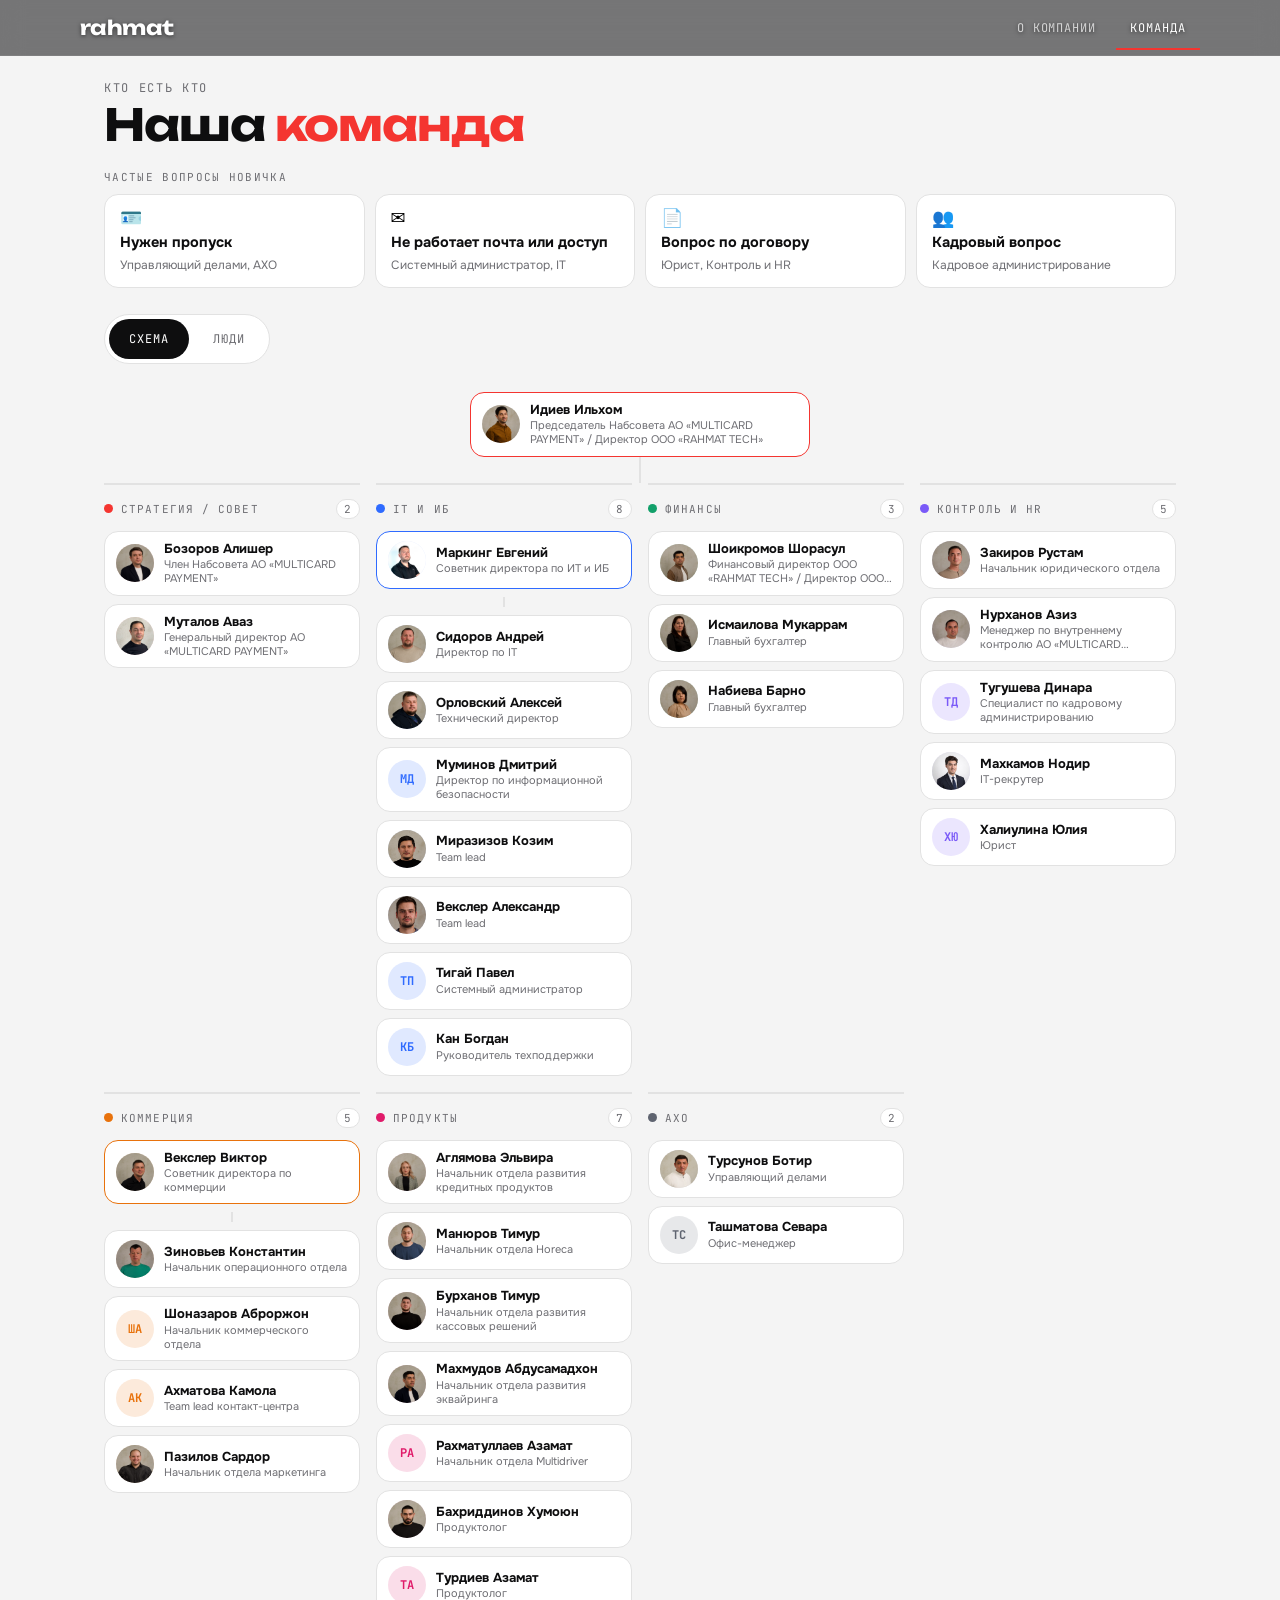
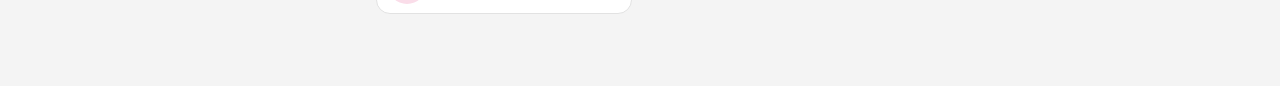
<file: team/index.html>
<!DOCTYPE html>
<html lang="ru">
<head>
<meta charset="UTF-8">
<meta name="viewport" content="width=device-width, initial-scale=1.0">
<title>Команда · Rahmat</title>
<link rel="icon" href="data:image/svg+xml,<svg xmlns='http://www.w3.org/2000/svg' viewBox='0 0 100 100'><text y='.9em' font-size='90'>R</text></svg>">
<link rel="preconnect" href="https://fonts.googleapis.com">
<link rel="preconnect" href="https://fonts.gstatic.com" crossorigin>
<link href="https://fonts.googleapis.com/css2?family=Onest:wght@400;500;700&family=Unbounded:wght@700&family=JetBrains+Mono:wght@400;700&display=swap" rel="stylesheet">
<link rel="stylesheet" href="../assets/style.css">
<style>
body{background:var(--mist);color:var(--ink)}
.team{max-width:1120px;margin:0 auto;padding:24px 24px 72px;width:100%}
.page-h{margin:6px 0 2px}
.page-h em{font-style:normal;color:var(--red)}

/* ── FAQ плитки ─────────────────────────────────────────── */
.faq{margin:22px 0 26px}
.faq-cap{font-family:var(--mono);font-size:11px;letter-spacing:.12em;text-transform:uppercase;color:var(--muted);margin-bottom:10px}
.faq-grid{display:grid;grid-template-columns:repeat(4,1fr);gap:10px}
.faq-tile{
  display:flex;flex-direction:column;gap:6px;min-height:44px;
  text-align:left;border:1px solid var(--line);border-radius:14px;background:var(--paper);
  padding:14px 15px;cursor:pointer;font-family:var(--body);
  transition:border-color .15s ease,transform .15s ease;
}
.faq-tile:hover{border-color:var(--red);transform:translateY(-1px)}
.faq-tile .q{font-weight:700;font-size:14.5px;color:var(--ink)}
.faq-tile .a{font-size:12px;color:var(--muted);line-height:1.35}
.faq-tile .ico{font-size:18px;line-height:1}

/* ── Переключатель режимов ──────────────────────────────── */
.modes{display:inline-flex;gap:4px;background:var(--paper);border:1px solid var(--line);border-radius:999px;padding:4px;margin-bottom:22px}
.mode-btn{
  appearance:none;border:none;background:transparent;cursor:pointer;
  font-family:var(--mono);font-size:12px;letter-spacing:.08em;text-transform:uppercase;color:var(--muted);
  height:40px;padding:0 20px;border-radius:999px;transition:background .15s,color .15s;
}
.mode-btn[aria-pressed="true"]{background:var(--ink);color:#fff}

/* ── Общая карточка человека (компактная, для схемы) ────── */
.pc{display:flex;align-items:center;gap:10px;background:var(--paper);border:1px solid var(--line);border-radius:14px;padding:9px 11px;text-align:left}
.pc-av{width:38px;height:38px;border-radius:50%;flex-shrink:0;overflow:hidden;display:flex;align-items:center;justify-content:center;font-family:var(--mono);font-weight:700;font-size:12px;background:color-mix(in srgb,var(--c) 15%,#fff);color:var(--c)}
.pc-av img{width:100%;height:100%;object-fit:cover;object-position:center 20%;display:block}
.pc-meta{min-width:0}
.pc-name{font-size:13px;font-weight:700;line-height:1.25;white-space:nowrap;overflow:hidden;text-overflow:ellipsis}
.pc-role{font-size:11px;color:var(--muted);line-height:1.3;display:-webkit-box;-webkit-line-clamp:2;line-clamp:2;-webkit-box-orient:vertical;overflow:hidden}
.pc-leader{border:1.5px solid var(--red)}
.pc-head{border:1.5px solid var(--c)}

/* ── Режим «Схема» (десктоп) ────────────────────────────── */
.schema{padding-top:6px}
.schema-leader-wrap{display:flex;justify-content:center}
.schema-leader-wrap .pc{max-width:340px;width:100%}
.schema-stem{width:2px;height:26px;background:var(--line);margin:0 auto}
.schema-blocks{display:grid;grid-template-columns:repeat(auto-fit,minmax(215px,1fr));gap:16px;align-items:start}
.sb{border-top:2px solid var(--line);padding-top:14px;position:relative}
.sb-cap{display:flex;align-items:center;gap:8px;width:100%;background:transparent;border:none;cursor:default;font-family:var(--mono);font-size:11px;letter-spacing:.1em;text-transform:uppercase;color:var(--muted);padding:0;margin-bottom:12px;text-align:left}
.sb-cap .dot{width:9px;height:9px;border-radius:50%;background:var(--c);flex-shrink:0}
.sb-count{margin-left:auto;font-size:11px;color:var(--muted);background:var(--paper);border:1px solid var(--line);border-radius:999px;padding:0 7px;line-height:18px}
.sb-chev{display:none}
.sb-body{display:flex;flex-direction:column;gap:8px}
.sb-connect{width:2px;height:10px;background:var(--line);margin:0 auto}
.sb-list{display:flex;flex-direction:column;gap:8px}

/* ── Режим «Люди» ───────────────────────────────────────── */
.tools{display:flex;flex-direction:column;gap:12px;margin-bottom:18px}
.srch{position:relative}
.srch input{
  width:100%;min-height:46px;padding:0 44px 0 42px;
  background:var(--paper);border:1px solid var(--line);border-radius:14px;
  font-family:var(--body);font-size:15px;color:var(--ink);outline:none;
  transition:border-color .15s,box-shadow .15s;
}
.srch input:focus{border-color:var(--red);box-shadow:0 0 0 3px rgba(244,53,48,.1)}
.srch .ico{position:absolute;left:14px;top:50%;transform:translateY(-50%);color:var(--muted);pointer-events:none;display:flex}
.chips{display:flex;flex-wrap:wrap;gap:7px}
.chip{
  appearance:none;cursor:pointer;font-family:var(--mono);font-size:11px;letter-spacing:.06em;text-transform:uppercase;
  border:1px solid var(--line);background:var(--paper);color:var(--muted);
  height:36px;padding:0 13px;border-radius:999px;display:inline-flex;align-items:center;gap:7px;transition:.15s;
}
.chip .dot{width:8px;height:8px;border-radius:50%;background:var(--c,var(--muted))}
.chip[aria-pressed="true"]{border-color:var(--ink);color:var(--ink);background:#fff}
.chip[aria-pressed="true"] .dot{box-shadow:0 0 0 3px color-mix(in srgb,var(--c,var(--ink)) 22%,transparent)}

.focus-banner{display:none;align-items:center;gap:12px;background:color-mix(in srgb,var(--red) 8%,#fff);border:1px solid color-mix(in srgb,var(--red) 30%,#fff);border-radius:12px;padding:10px 14px;margin-bottom:16px;font-size:14px}
.focus-banner.on{display:flex}
.focus-banner button{margin-left:auto;appearance:none;cursor:pointer;border:1px solid var(--line);background:#fff;border-radius:999px;height:34px;padding:0 14px;font-family:var(--mono);font-size:11px;text-transform:uppercase;letter-spacing:.06em}

.sec{margin-bottom:28px}
.sec-hdr{display:flex;align-items:center;gap:9px;margin-bottom:12px}
.sec-hdr .dot{width:11px;height:11px;border-radius:50%;background:var(--c)}
.sec-hdr .lbl{font-family:var(--mono);font-size:11px;letter-spacing:.1em;text-transform:uppercase;color:var(--muted)}
.sec-hdr .cnt{font-size:11px;color:var(--muted);border:1px solid var(--line);border-radius:999px;padding:0 7px;line-height:18px}
.sec-hdr .line{flex:1;height:1px;background:var(--line)}

.cards{display:grid;grid-template-columns:repeat(auto-fill,minmax(320px,1fr));gap:14px}
.card{display:flex;background:var(--paper);border:1px solid var(--line);border-radius:16px;overflow:hidden;position:relative;min-height:132px}
.card::before{content:'';position:absolute;left:0;top:0;bottom:0;width:3px;background:var(--c);z-index:2}
.card-photo{width:34%;flex-shrink:0;position:relative;overflow:hidden;background:color-mix(in srgb,var(--c) 13%,#fff)}
.card-photo img{position:absolute;inset:0;width:100%;height:100%;object-fit:cover;object-position:center 20%;display:block}
.card-ini{position:absolute;inset:0;display:flex;align-items:center;justify-content:center;font-family:var(--mono);font-weight:700;font-size:24px;color:var(--c)}
.card-body{flex:1;min-width:0;padding:13px 15px;display:flex;flex-direction:column;gap:3px}
.card-badge{align-self:flex-start;font-family:var(--mono);font-size:9px;font-weight:700;letter-spacing:.07em;text-transform:uppercase;color:var(--c);background:color-mix(in srgb,var(--c) 12%,#fff);border-radius:5px;padding:2px 7px;margin-bottom:3px}
.card-name{font-size:14.5px;font-weight:700;line-height:1.25}
.card-role{font-size:12px;color:var(--muted);line-height:1.35;display:-webkit-box;-webkit-line-clamp:2;line-clamp:2;-webkit-box-orient:vertical;overflow:hidden}
.card-desc{font-size:11.5px;color:var(--muted);line-height:1.4;margin-top:2px;display:-webkit-box;-webkit-line-clamp:2;line-clamp:2;-webkit-box-orient:vertical;overflow:hidden}
.card-contacts{margin-top:auto;display:flex;flex-wrap:wrap;gap:10px;padding-top:8px}
.card-contacts a,.card-contacts span{font-family:var(--mono);font-size:11px;color:var(--muted);text-decoration:none}
.card-contacts a:hover{color:var(--red)}

.empty{text-align:center;padding:56px 20px;color:var(--muted);font-size:15px}

.is-hidden{display:none!important}

/* ── Мобайл: дерево вместо горизонтальной схемы ─────────── */
@media (max-width:768px){
  .faq-grid{grid-template-columns:1fr 1fr}
  .schema-blocks{display:block}
  .sb{border-top:1px solid var(--line);padding-top:0;margin-top:10px}
  .sb:first-child{margin-top:0}
  .sb-cap{cursor:pointer;min-height:48px;margin-bottom:0;color:var(--ink);font-size:12px}
  .sb-chev{display:block;margin-left:8px;transition:transform .2s ease;color:var(--muted)}
  .sb.collapsed .sb-chev{transform:rotate(-90deg)}
  .sb-count{margin-left:auto}
  .sb .sb-body{padding:2px 0 14px}
  .sb.collapsed .sb-body{display:none}
  .cards{grid-template-columns:1fr}
  .card{min-height:120px}
}
@media (max-width:400px){
  .faq-grid{grid-template-columns:1fr}
  .team{padding:16px 12px 60px}
}
</style>
</head>
<body class="has-head">

<header class="site-head">
  <div class="site-head__in">
    <a class="site-head__brand" href="/">rahmat</a>
    <nav class="site-head__nav">
      <a href="/">О компании</a>
      <a href="/team" aria-current="page">Команда</a>
    </nav>
  </div>
</header>

<main class="team">
  <div class="eyebrow">Кто есть кто</div>
  <h1 class="h-display page-h" style="font-size:clamp(28px,5vw,44px)">Наша <em>команда</em></h1>

  <!-- Частые вопросы новичка -->
  <section class="faq">
    <div class="faq-cap">Частые вопросы новичка</div>
    <div class="faq-grid" id="faq"></div>
  </section>

  <!-- Переключатель режимов -->
  <div class="modes" role="group" aria-label="Режим отображения">
    <button class="mode-btn" data-mode="schema" aria-pressed="true" onclick="setMode('schema')">Схема</button>
    <button class="mode-btn" data-mode="people" aria-pressed="false" onclick="setMode('people')">Люди</button>
  </div>

  <!-- Режим «Схема» -->
  <div id="view-schema" class="schema"></div>

  <!-- Режим «Люди» -->
  <div id="view-people" class="is-hidden">
    <div class="tools">
      <div class="srch">
        <span class="ico"><svg width="18" height="18" viewBox="0 0 24 24" fill="none" stroke="currentColor" stroke-width="2" stroke-linecap="round"><circle cx="11" cy="11" r="8"/><path d="m21 21-4.3-4.3"/></svg></span>
        <input id="srch" type="search" autocomplete="off" spellcheck="false"
          placeholder="Поиск по имени, должности, зоне ответственности…">
      </div>
      <div class="chips" id="chips"></div>
    </div>
    <div class="focus-banner" id="focus-banner">
      <span id="focus-text"></span>
      <button onclick="clearFocus()">Показать всех</button>
    </div>
    <div id="people-list"></div>
  </div>
</main>

<script src="../assets/people.js"></script>
<script>
const BLOCK_ORDER = ['manage','it','finance','control','commerce','products','adm'];
const byId = id => PEOPLE.find(p => p.id === id);

/* ── Плитки частых вопросов (адрес — по id, не по фамилии) ─ */
const FAQ = [
  { ico:'🪪', q:'Нужен пропуск',                a:'Управляющий делами, АХО',    to:'botir-tursunov'  },
  { ico:'✉️', q:'Не работает почта или доступ', a:'Системный администратор, IT', to:'pavel-tigay'     },
  { ico:'📄', q:'Вопрос по договору',           a:'Юрист, Контроль и HR',        to:'yuliya-khaliulina' },
  { ico:'👥', q:'Кадровый вопрос',              a:'Кадровое администрирование',  to:'dinara-tugusheva'},
];

/* ── Фото: кадрирование как в исходном справочнике ──────── */
function photoNode(p){
  if(!p.photoFile) return '<div class="card-ini">'+p.ini+'</div>';
  const pos = p.posOverride || 'center 20%';
  const fit = p.photoContain ? 'contain' : 'cover';
  const bg  = p.photoBg ? ';background:'+p.photoBg : '';
  return '<img src="../photos/'+encodeURIComponent(p.photoFile)+'" alt="'+p.name+'"'
    + ' style="object-position:'+pos+';object-fit:'+fit+bg+'"'
    + ' onerror="this.style.display=\'none\';this.parentElement.querySelector(\'.card-ini\').style.display=\'flex\'">'
    + '<div class="card-ini" style="display:none">'+p.ini+'</div>';
}
function avNode(p){
  if(!p.photoFile) return p.ini;
  const pos = p.posOverride || 'center 20%';
  return '<img src="../photos/'+encodeURIComponent(p.photoFile)+'" alt="'+p.name+'"'
    + ' style="object-position:'+pos+'"'
    + ' onerror="this.replaceWith(document.createTextNode(\''+p.ini+'\'))">';
}

/* ── СХЕМА ──────────────────────────────────────────────── */
function schemaCard(p, cls){
  return '<div class="pc '+(cls||'')+'" style="--c:'+BLOCKS[p.block].color+'">'
    + '<div class="pc-av">'+avNode(p)+'</div>'
    + '<div class="pc-meta"><div class="pc-name">'+p.name+'</div><div class="pc-role">'+p.role+'</div></div>'
    + '</div>';
}
function renderSchema(){
  const leader = PEOPLE.find(p => p.companyLead);
  let html = '<div class="schema-leader-wrap">'+schemaCard(leader,'pc-leader')+'</div>'
           + '<div class="schema-stem"></div><div class="schema-blocks">';

  BLOCK_ORDER.forEach(key => {
    let members = PEOPLE.filter(p => p.block === key && !p.companyLead);
    const head = members.find(p => p.leads === key) || null;
    const rest = members.filter(p => p !== head);
    if(!members.length) return;
    html += '<section class="sb collapsed" data-block="'+key+'" style="--c:'+BLOCKS[key].color+'">'
      + '<button class="sb-cap" type="button"><span class="dot"></span>'+BLOCKS[key].label
      + '<span class="sb-count">'+members.length+'</span>'
      + '<svg class="sb-chev" width="16" height="16" viewBox="0 0 24 24" fill="none" stroke="currentColor" stroke-width="2" stroke-linecap="round"><path d="m6 9 6 6 6-6"/></svg>'
      + '</button><div class="sb-body">';
    if(head){
      html += schemaCard(head,'pc-head') + '<div class="sb-connect"></div>';
    }
    html += '<div class="sb-list">' + rest.map(p => schemaCard(p)).join('') + '</div>';
    html += '</div></section>';
  });
  html += '</div>';
  document.getElementById('view-schema').innerHTML = html;
  wireAccordion();
}

/* Аккордеон только на мобильном; на десктопе всё раскрыто. */
let mq = window.matchMedia('(max-width:768px)');
function wireAccordion(){
  const blocks = [...document.querySelectorAll('.sb')];
  blocks.forEach(sb => {
    const cap = sb.querySelector('.sb-cap');
    cap.onclick = () => { if(mq.matches) sb.classList.toggle('collapsed'); };
    sb.classList.toggle('collapsed', mq.matches); // моб: свёрнуто, десктоп: раскрыто
  });
}
mq.addEventListener('change', () => {
  document.querySelectorAll('.sb').forEach(sb => sb.classList.toggle('collapsed', mq.matches));
});

/* ── ЛЮДИ ───────────────────────────────────────────────── */
let state = { block:'all', query:'', focus:null };

function renderChips(){
  let html = '<button class="chip" data-block="all" aria-pressed="true" onclick="setBlock(\'all\')">Все</button>';
  BLOCK_ORDER.forEach(key => {
    html += '<button class="chip" data-block="'+key+'" aria-pressed="false" style="--c:'+BLOCKS[key].color+'" onclick="setBlock(\''+key+'\')">'
      + '<span class="dot"></span>'+BLOCKS[key].label+'</button>';
  });
  document.getElementById('chips').innerHTML = html;
}
function peopleCard(p){
  const contacts = [];
  if(p.tg)    contacts.push('<a href="https://t.me/'+p.tg.replace(/^@/,'')+'" target="_blank" rel="noopener">'+p.tg+'</a>');
  if(p.phone) contacts.push('<a href="tel:'+p.phone.replace(/[^+\d]/g,'')+'">'+p.phone+'</a>');
  const cc = contacts.length ? '<div class="card-contacts">'+contacts.join('')+'</div>' : '';
  const desc = p.desc ? '<div class="card-desc">'+p.desc+'</div>' : '';
  return '<article class="card" style="--c:'+BLOCKS[p.block].color+'">'
    + '<div class="card-photo">'+photoNode(p)+'</div>'
    + '<div class="card-body">'
    +   '<span class="card-badge">'+BLOCKS[p.block].label+'</span>'
    +   '<div class="card-name">'+p.name+'</div>'
    +   '<div class="card-role">'+p.role+'</div>'
    +   desc + cc
    + '</div></article>';
}
function matches(p){
  const q = state.query;
  if(!q) return true;
  return (p.name+' '+p.nameLat+' '+p.role+' '+p.desc).toLowerCase().includes(q);
}
function renderPeople(){
  const box = document.getElementById('people-list');
  const banner = document.getElementById('focus-banner');

  if(state.focus){
    const p = byId(state.focus);
    banner.classList.add('on');
    document.getElementById('focus-text').innerHTML = 'Показан ответственный: <b>'+p.name+'</b>';
    box.innerHTML = '<div class="cards">'+peopleCard(p)+'</div>';
    return;
  }
  banner.classList.remove('on');

  let html = '';
  BLOCK_ORDER.forEach(key => {
    if(state.block !== 'all' && state.block !== key) return;
    const list = PEOPLE.filter(p => p.block === key && matches(p));
    if(!list.length) return;
    html += '<section class="sec">'
      + '<div class="sec-hdr" style="--c:'+BLOCKS[key].color+'"><span class="dot"></span>'
      + '<span class="lbl">'+BLOCKS[key].label+'</span><span class="cnt">'+list.length+'</span><span class="line"></span></div>'
      + '<div class="cards">'+list.map(peopleCard).join('')+'</div></section>';
  });
  box.innerHTML = html || '<div class="empty">Никого не нашлось по запросу «'+state.query+'»</div>';
}

/* ── управление состоянием ──────────────────────────────── */
function setMode(m){
  document.querySelectorAll('.mode-btn').forEach(b => b.setAttribute('aria-pressed', b.dataset.mode===m));
  document.getElementById('view-schema').classList.toggle('is-hidden', m!=='schema');
  document.getElementById('view-people').classList.toggle('is-hidden', m!=='people');
}
function setBlock(key){
  state.block = key; state.focus = null;
  document.querySelectorAll('.chip').forEach(c => c.setAttribute('aria-pressed', c.dataset.block===key));
  renderPeople();
}
function clearFocus(){
  state.focus = null; state.query = '';
  document.getElementById('srch').value = '';
  setBlock('all');
}
function focusPerson(id){
  state.focus = id; state.query=''; state.block='all';
  document.getElementById('srch').value='';
  document.querySelectorAll('.chip').forEach(c => c.setAttribute('aria-pressed', c.dataset.block==='all'));
  setMode('people');
  renderPeople();
  window.scrollTo({top:0,behavior:'smooth'});
}

/* ── FAQ ────────────────────────────────────────────────── */
function renderFAQ(){
  document.getElementById('faq').innerHTML = FAQ.map(f =>
    '<button class="faq-tile" type="button" onclick="focusPerson(\''+f.to+'\')">'
    + '<span class="ico">'+f.ico+'</span><span class="q">'+f.q+'</span><span class="a">'+f.a+'</span></button>'
  ).join('');
}

/* ── init ───────────────────────────────────────────────── */
document.getElementById('srch').addEventListener('input', function(){
  state.query = this.value.trim().toLowerCase();
  state.focus = null;
  renderPeople();
});
renderFAQ();
renderChips();
renderSchema();
renderPeople();
</script>
</body>
</html>
</file>
<file: assets/style.css>
/* =========================================================================
   Rahmat · онбординг-сайт · общая дизайн-система
   Единственный источник токенов и общих компонентов.
   Правка цвета/шрифта делается здесь, во всех страницах подхватывается.

   Шрифты подключаются в <head> каждой страницы (preconnect + link на
   Google Fonts), эта таблица только использует семейства.
   ========================================================================= */

:root{
  /* — базовая палитра (из презентации) — */
  --red:    #F43530;   /* акцент: одно-два слова в заголовке, метки          */
  --lime:   #D9F226;   /* редкий второй акцент, надзаголовки на тёмном       */
  --ink:    #0E0E0F;   /* тёмные секции и основной текст                     */
  --paper:  #FFFFFF;
  --mist:   #F4F4F4;   /* чередующийся фон светлых секций                    */
  --line:   #E2E2E2;   /* границы карточек на светлом                        */
  --muted:  #6E6E73;   /* вторичный текст                                    */

  /* — варианты для тёмных секций — */
  --line-dark:  #2A2A30;
  --muted-dark: #A6A6AE;

  /* — цвета блоков команды (аватарки и метки справочника) — */
  --blk-manage:   #F43530;  /* управление  */
  --blk-it:       #2F6BFF;  /* IT и ИБ     */
  --blk-finance:  #12A06A;  /* финансы     */
  --blk-control:  #7A5AF8;  /* контроль    */
  --blk-commerce: #E8720C;  /* коммерция   */
  --blk-products: #E01B6A;  /* продукты    */
  --blk-adm:      #5F6470;  /* АХО         */

  /* — типографика — */
  --display:"Unbounded",system-ui,sans-serif;   /* только h1/h2            */
  --body:"Onest",system-ui,sans-serif;          /* весь остальной текст    */
  --mono:"JetBrains Mono",ui-monospace,monospace;/* надзаголовки, метки    */

  /* — метрики — */
  --head-h: 56px;      /* высота фиксированной шапки (≤60px по ТЗ)          */
  --r-card: 16px;      /* базовое скругление карточек                        */
}

*,*::before,*::after{box-sizing:border-box}
html,body{margin:0;padding:0}
body{
  font-family:var(--body);
  color:var(--ink);
  -webkit-font-smoothing:antialiased;
  text-rendering:optimizeLegibility;
}
:focus-visible{outline:3px solid var(--red);outline-offset:3px}

/* Страницы с обычным потоком (не дека) отодвигают контент под шапку. */
body.has-head{padding-top:var(--head-h)}

/* =========================================================================
   ОБЩАЯ ШАПКА
   Фиксированная, полупрозрачная тёмная подложка с размытием, белый текст.
   Читается и над белыми, и над тёмными слайдами.
   ========================================================================= */
.site-head{
  position:fixed;top:0;left:0;right:0;z-index:1000;
  height:var(--head-h);
  background:rgba(14,14,15,.55);
  backdrop-filter:blur(12px) saturate(1.3);
  -webkit-backdrop-filter:blur(12px) saturate(1.3);
  border-bottom:1px solid rgba(255,255,255,.08);
}
.site-head__in{
  height:100%;
  width:min(1120px,100% - 48px);
  margin:0 auto;
  display:flex;align-items:center;justify-content:space-between;gap:16px;
}
.site-head__brand{
  font-family:var(--display);font-weight:700;font-size:20px;
  letter-spacing:-.03em;line-height:1;
  color:#fff;text-decoration:none;
  text-shadow:0 1px 4px rgba(0,0,0,.55);
}
.site-head__nav{display:flex;gap:6px}
.site-head__nav a{
  font-family:var(--mono);font-size:12px;letter-spacing:.08em;text-transform:uppercase;
  color:rgba(255,255,255,.72);text-decoration:none;
  text-shadow:0 1px 4px rgba(0,0,0,.55);
  height:44px;padding:0 14px;                /* тап-цель ≥44px */
  display:inline-flex;align-items:center;
  border-radius:999px;
  transition:color .15s ease,background .15s ease;
}
.site-head__nav a:hover{color:#fff;background:rgba(255,255,255,.1)}
.site-head__nav a[aria-current="page"]{
  color:#fff;
  box-shadow:inset 0 -2px 0 var(--red);
  border-radius:0;
}

@media (max-width:480px){
  :root{--head-h:52px}
  .site-head__in{width:calc(100% - 28px);gap:8px}
  .site-head__brand{font-size:17px}
  .site-head__nav a{padding:0 10px;font-size:11px;letter-spacing:.06em}
}

/* =========================================================================
   ОБЩИЙ ВИЗУАЛЬНЫЙ НАБОР (используется декой и страницей «Команда»)
   Классы уникальны и не конфликтуют с существующими именами в index.html.
   ========================================================================= */

/* надзаголовок моношрифтом капсом */
.eyebrow{
  font-family:var(--mono);font-size:12px;letter-spacing:.14em;
  text-transform:uppercase;color:var(--muted);
}
.dark .eyebrow{color:var(--lime)}

/* заголовки: ключевые слова в <em> красным, без курсива */
.h-display{
  font-family:var(--display);letter-spacing:-.025em;line-height:1.04;margin:0;
}
.h-display em{font-style:normal;color:var(--red)}

/* чередующиеся фоны секций */
.sec-paper{background:var(--paper);color:var(--ink)}
.sec-mist {background:var(--mist);color:var(--ink)}
.sec-dark {background:var(--ink);color:#fff}

/* декоративный красный круг в углу тёмных секций */
.deco-mark{
  position:absolute;right:-80px;bottom:-100px;
  width:380px;height:380px;border-radius:50%;
  background:var(--red);opacity:.15;pointer-events:none;
}

/* карточка-бокс: скругление, граница 1px, без теней */
.box{border:1px solid var(--line);border-radius:18px;padding:24px;background:var(--paper)}
.dark .box{border-color:var(--line-dark);background:transparent}

/* =========================================================================
   Tabler-иконки (используются на /manage): защита от «пустых квадратов».
   Если webfont не загрузился, страница добавляет класс .no-ticons на <html>,
   и глифы просто скрываются — текстовые контакты остаются читаемыми.
   ========================================================================= */
.no-ticons .ti{display:none !important}

@media print{
  .site-head{display:none}
  body.has-head{padding-top:0}
}
</file>
